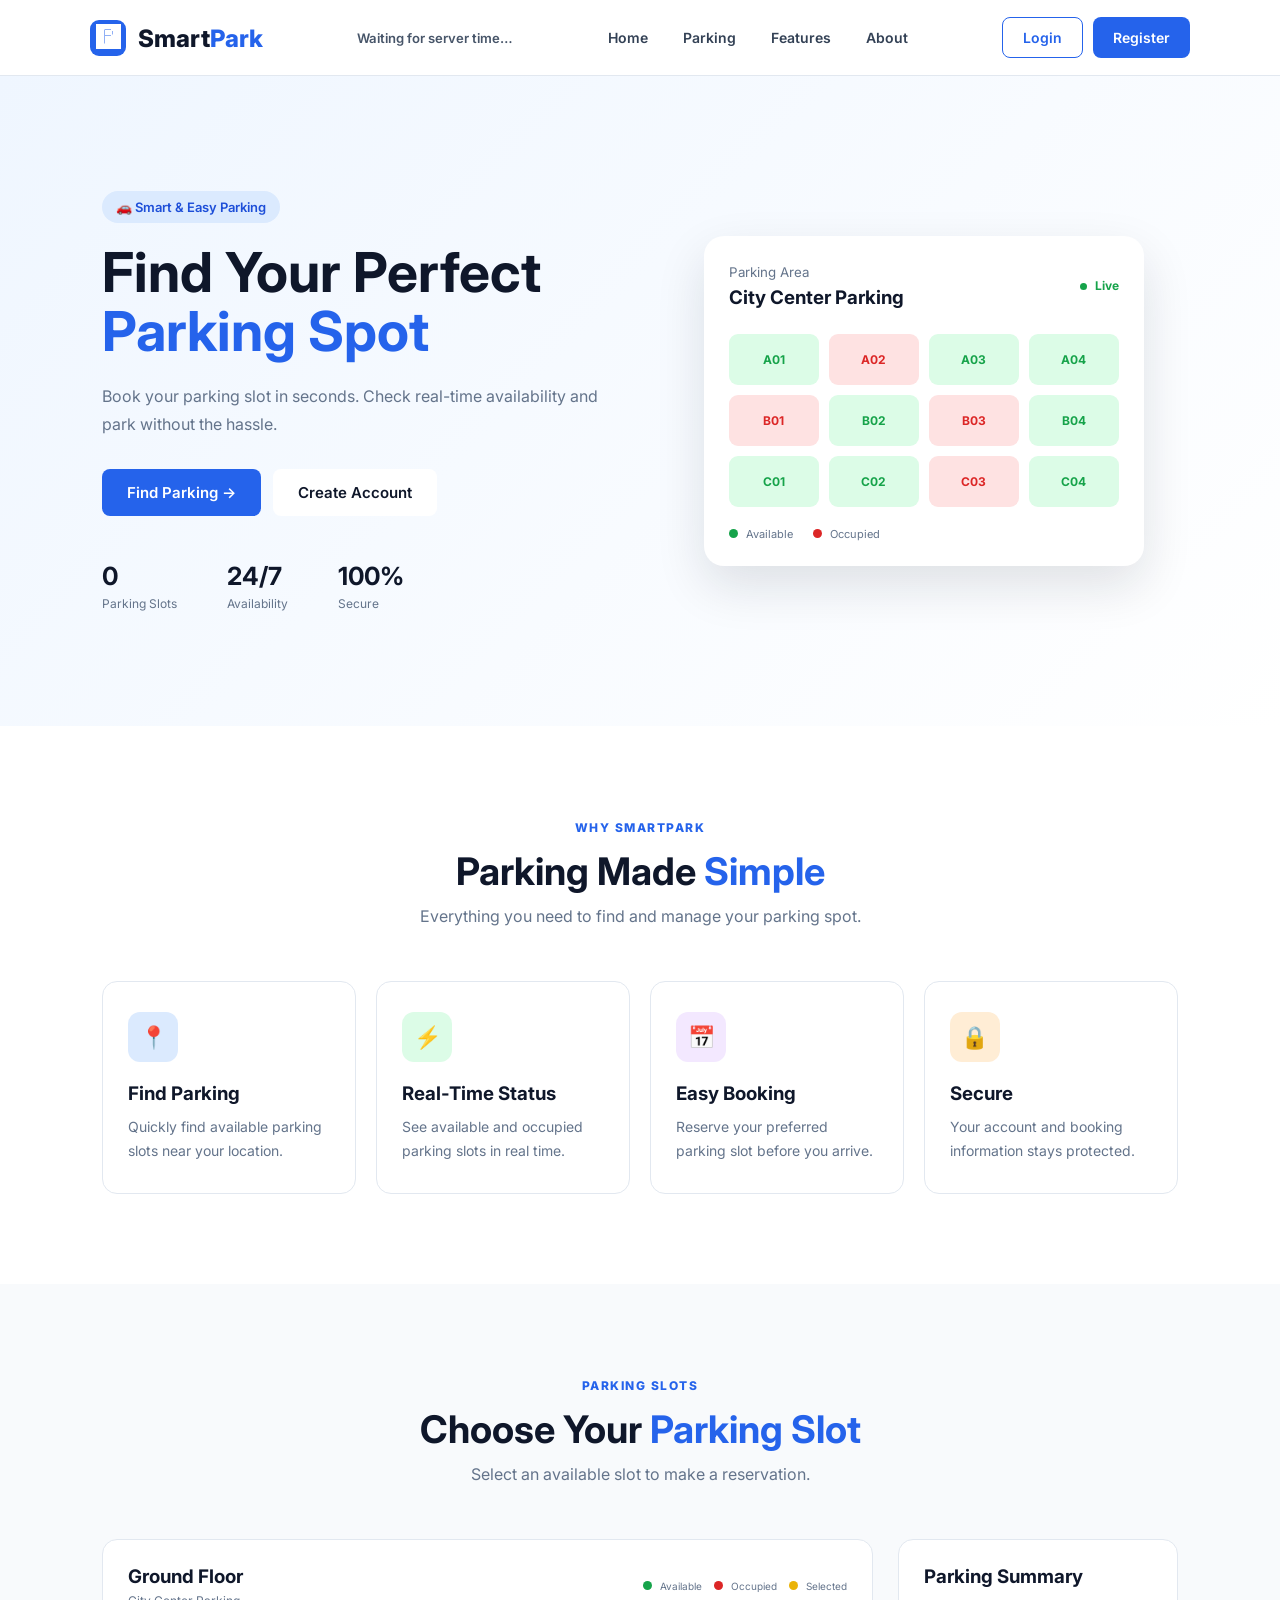
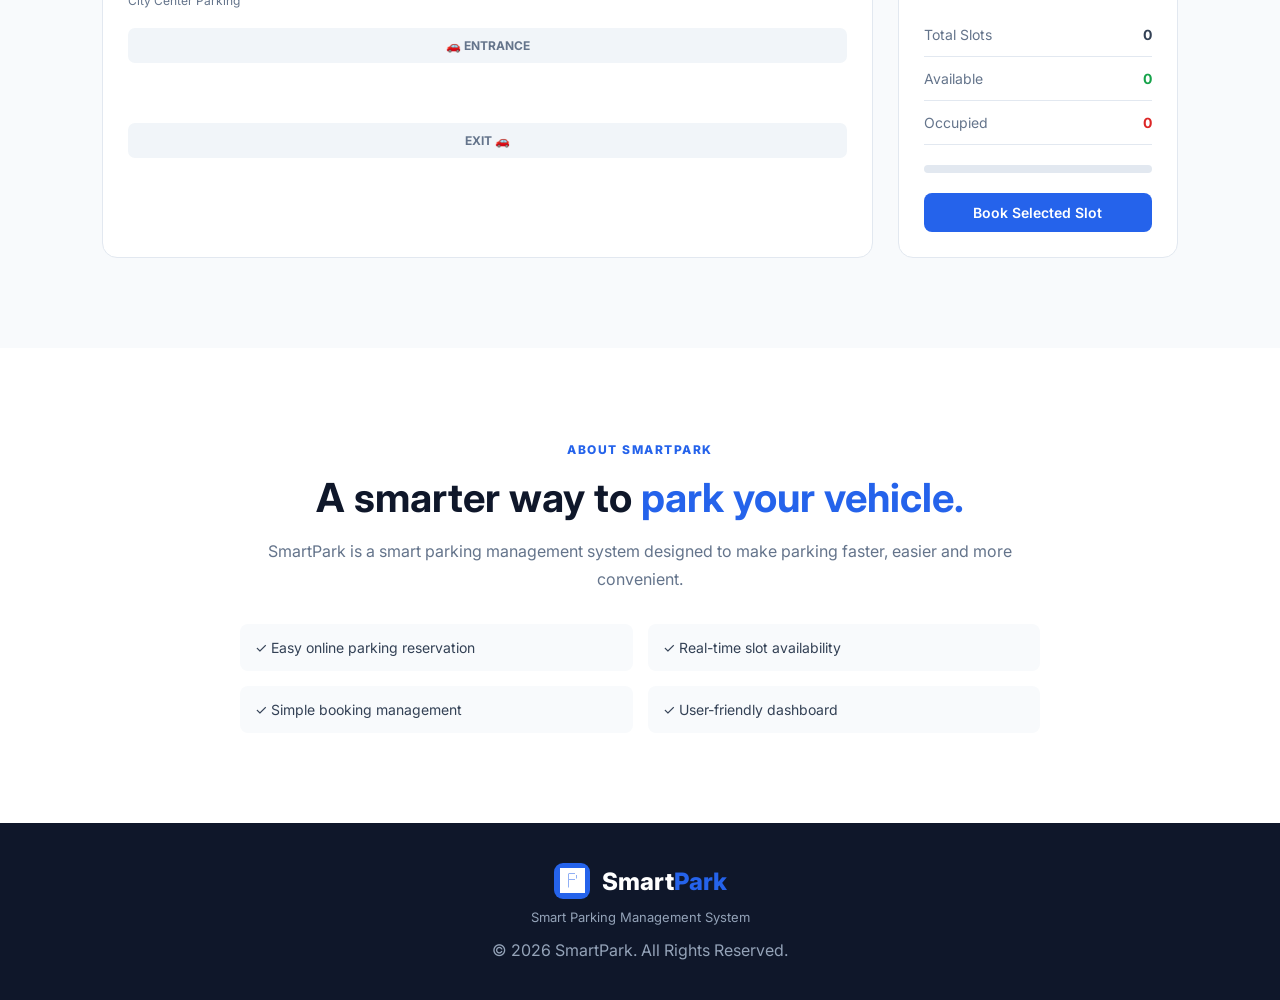
<file: index.html>
<!DOCTYPE html>
<html lang="en">
<head>
    <meta charset="UTF-8">
    <meta name="viewport" content="width=device-width, initial-scale=1.0">
    <title>SmartPark - Smart Parking System</title>

    <link rel="preconnect" href="https://fonts.googleapis.com">
    <link rel="preconnect" href="https://fonts.gstatic.com" crossorigin>
    <link href="https://fonts.googleapis.com/css2?family=Inter:wght@400;500;600;700;800&display=swap" rel="stylesheet">

    <link rel="stylesheet" href="style.css">
</head>

<body>

<!-- ================= NAVBAR ================= -->
<header class="navbar">

    <div class="logo">
        <span class="logo-icon">🅿</span>
        Smart<span>Park</span>
    </div>

    <div class="server-clock" id="serverClock" aria-live="off">Syncing server time…</div>

    <nav id="mainNav">
        <a href="#home" onclick="if(window.innerWidth<=768)toggleMenu()">Home</a>
        <a href="#parking" onclick="if(window.innerWidth<=768)toggleMenu()">Parking</a>
        <a href="#features" onclick="if(window.innerWidth<=768)toggleMenu()">Features</a>
        <a href="#about" onclick="if(window.innerWidth<=768)toggleMenu()">About</a>
        <div class="mobile-only-buttons" id="mobileNavButtons" style="display:none; flex-direction:column; gap:10px; margin-top:12px; padding-top:12px; border-top:1px solid #e2e8f0;"></div>
    </nav>

    <div class="nav-buttons" id="navButtons">

        <button
            class="btn btn-outline"
            onclick="openLogin()">
            Login
        </button>

        <button
            class="btn btn-primary"
            onclick="openRegister()">
            Register
        </button>

    </div>

    <button
        class="mobile-menu"
        onclick="toggleMenu()">
        ☰
    </button>

</header>

<!-- ================= HERO ================= -->
<section class="hero" id="home">

    <div class="hero-content">

        <div class="badge">
            🚗 Smart & Easy Parking
        </div>

        <h1>
            Find Your Perfect
            <span>Parking Spot</span>
        </h1>

        <p>
            Book your parking slot in seconds. Check real-time
            availability and park without the hassle.
        </p>

        <div class="hero-buttons">
            <button class="btn btn-primary btn-large"
                    onclick="scrollToParking()">
                Find Parking →
            </button>

            <button class="btn btn-white btn-large"
                    onclick="openRegister()">
                Create Account
            </button>
        </div>

        <div class="hero-stats">
            <div>
                <strong id="heroSlots">48</strong>
                <span>Parking Slots</span>
            </div>

            <div>
                <strong>24/7</strong>
                <span>Availability</span>
            </div>

            <div>
                <strong>100%</strong>
                <span>Secure</span>
            </div>
        </div>

    </div>

    <div class="hero-visual">

        <div class="parking-card">

            <div class="card-top">
                <div>
                    <small>Parking Area</small>
                    <h3>City Center Parking</h3>
                </div>

                <span class="live">
                    <i></i> Live
                </span>
            </div>

            <div class="mini-map">

                <div class="mini-slot available">A01</div>
                <div class="mini-slot occupied">A02</div>
                <div class="mini-slot available">A03</div>
                <div class="mini-slot available">A04</div>

                <div class="mini-slot occupied">B01</div>
                <div class="mini-slot available">B02</div>
                <div class="mini-slot occupied">B03</div>
                <div class="mini-slot available">B04</div>

                <div class="mini-slot available">C01</div>
                <div class="mini-slot available">C02</div>
                <div class="mini-slot occupied">C03</div>
                <div class="mini-slot available">C04</div>

            </div>

            <div class="map-footer">
                <span><i class="dot green"></i> Available</span>
                <span><i class="dot red"></i> Occupied</span>
            </div>

        </div>

    </div>

</section>


<!-- ================= FEATURES ================= -->
<section class="section" id="features">

    <div class="section-heading">
        <span class="section-label">WHY SMARTPARK</span>
        <h2>Parking Made <span>Simple</span></h2>
        <p>
            Everything you need to find and manage your parking spot.
        </p>
    </div>

    <div class="features-grid">

        <div class="feature-card">
            <div class="feature-icon blue">📍</div>
            <h3>Find Parking</h3>
            <p>
                Quickly find available parking slots near your location.
            </p>
        </div>

        <div class="feature-card">
            <div class="feature-icon green">⚡</div>
            <h3>Real-Time Status</h3>
            <p>
                See available and occupied parking slots in real time.
            </p>
        </div>

        <div class="feature-card">
            <div class="feature-icon purple">📅</div>
            <h3>Easy Booking</h3>
            <p>
                Reserve your preferred parking slot before you arrive.
            </p>
        </div>

        <div class="feature-card">
            <div class="feature-icon orange">🔒</div>
            <h3>Secure</h3>
            <p>
                Your account and booking information stays protected.
            </p>
        </div>

    </div>

</section>


<!-- ================= PARKING ================= -->
<section class="section parking-section" id="parking">

    <div class="section-heading">
        <span class="section-label">PARKING SLOTS</span>
        <h2>Choose Your <span>Parking Slot</span></h2>
        <p>Select an available slot to make a reservation.</p>
    </div>

    <div class="parking-layout">

        <div class="parking-area">

            <div class="parking-toolbar">
                <div>
                    <h3>Ground Floor</h3>
                    <p>City Center Parking</p>
                </div>

                <div class="legend">
                    <span><i class="dot green"></i> Available</span>
                    <span><i class="dot red"></i> Occupied</span>
                    <span><i class="dot yellow"></i> Selected</span>
                </div>
            </div>

            <div class="entrance">
                🚗 ENTRANCE
            </div>

            <div class="parking-grid" id="parkingGrid">
                <!-- JavaScript slots -->
            </div>

            <div class="exit">
                EXIT 🚗
            </div>

        </div>

        <aside class="availability-card">

            <h3>Parking Summary</h3>

            <div class="summary-item">
                <span>Total Slots</span>
                <strong id="totalSlots">20</strong>
            </div>

            <div class="summary-item">
                <span>Available</span>
                <strong class="green-text" id="availableSlots">12</strong>
            </div>

            <div class="summary-item">
                <span>Occupied</span>
                <strong class="red-text" id="occupiedSlots">8</strong>
            </div>

            <div class="progress">
                <div id="progressBar"></div>
            </div>

            <button class="btn btn-primary full-btn"
                    onclick="bookSelectedSlot()">
                Book Selected Slot
            </button>

        </aside>

    </div>

</section>


<!-- ================= ABOUT ================= -->
<section class="section about-section" id="about">

    <div class="about-content">

        <span class="section-label">ABOUT SMARTPARK</span>

        <h2>
            A smarter way to
            <span>park your vehicle.</span>
        </h2>

        <p>
            SmartPark is a smart parking management system designed
            to make parking faster, easier and more convenient.
        </p>

        <div class="about-points">
            <div>✓ Easy online parking reservation</div>
            <div>✓ Real-time slot availability</div>
            <div>✓ Simple booking management</div>
            <div>✓ User-friendly dashboard</div>
        </div>

    </div>

</section>


<!-- ================= FOOTER ================= -->
<footer>

    <div class="footer-content">

        <div class="logo">
            <span class="logo-icon">🅿</span>
            Smart<span>Park</span>
        </div>

        <p>
            Smart Parking Management System
        </p>

        <div>
            © 2026 SmartPark. All Rights Reserved.
        </div>

    </div>

</footer>


<!-- ================= LOGIN MODAL ================= -->
<div class="modal-overlay" id="loginModal">

    <div class="modal">

        <button class="close-btn" onclick="closeModal('loginModal')">
            ×
        </button>

        <div class="modal-icon">🔐</div>

        <h2>Welcome Back</h2>
        <p>Login to manage your parking bookings.</p>

        <form onsubmit="loginUser(event)">

            <label>Email</label>
            <input
                type="email"
                id="loginEmail"
                placeholder="Enter your email"
                required
            >

            <label>Password</label>

            <div class="password-field">
                <input
                    type="password"
                    id="loginPassword"
                    placeholder="Enter password"
                    required
                >

                <button type="button"
                        onclick="togglePassword('loginPassword')">
                    👁
                </button>
            </div>

            <button class="btn btn-primary full-btn">
                Login
            </button>

        </form>

        <p class="switch-text">
            Don't have an account?
            <button onclick="switchToRegister()">Register</button>
        </p>

        <div class="login-note">
            Live accounts are stored securely on the shared server. Use Register to create an account.
        </div>

    </div>

</div>


<!-- ================= REGISTER MODAL ================= -->
<div class="modal-overlay" id="registerModal">

    <div class="modal">

        <button class="close-btn"
                onclick="closeModal('registerModal')">
            ×
        </button>

        <div class="modal-icon">👤</div>

        <h2>Create Account</h2>
        <p>Register to book your parking slot.</p>

        <form onsubmit="registerUser(event)">

            <label>Full Name</label>
            <input
                type="text"
                id="registerName"
                placeholder="Enter your name"
                required
            >

            <label>Email</label>
            <input
                type="email"
                id="registerEmail"
                placeholder="Enter your email"
                required
            >

            <label>Password</label>
            <input
                type="password"
                id="registerPassword"
                placeholder="Create password"
                required
            >

            <label>Vehicle Number</label>
            <input
                type="text"
                id="registerVehicle"
                placeholder="e.g. BR01AB1234"
                required
            >

            <button class="btn btn-primary full-btn">
                Create Account
            </button>

        </form>

        <p class="switch-text">
            Already have an account?
            <button onclick="switchToLogin()">Login</button>
        </p>

    </div>

</div>


<!-- ================= BOOKING MODAL ================= -->
<div class="modal-overlay" id="bookingModal">

    <div class="modal">

        <button class="close-btn"
                onclick="closeModal('bookingModal')">
            ×
        </button>

        <div class="modal-icon">🅿️</div>

        <h2>Book Parking Slot</h2>

        <p>
            Selected Slot:
            <strong id="selectedSlotText">A01</strong>
        </p>

        <form onsubmit="confirmBooking(event)">

            <label>Vehicle Number</label>

            <input
                type="text"
                id="bookingVehicle"
                placeholder="e.g. BR01AB1234"
                required
            >

            <label>Date</label>

            <input
                type="date"
                id="bookingDate"
                required
            >

            <label>Parking Duration</label>

            <select id="bookingDuration">

                <option value="1">1 Hour - ₹20</option>
                <option value="2">2 Hours - ₹40</option>
                <option value="3">3 Hours - ₹60</option>
                <option value="4">4 Hours - ₹80</option>
                <option value="5">5 Hours - ₹100</option>

            </select>

            <div class="price-box">
                <span>Total Amount</span>
                <strong id="bookingPrice">₹20</strong>
            </div>

            <button class="btn btn-primary full-btn">
                Confirm Booking
            </button>

        </form>

    </div>

</div>


<!-- ================= DASHBOARD MODAL ================= -->
<div class="modal-overlay" id="dashboardModal">

    <div class="modal dashboard-modal">

        <button class="close-btn"
                onclick="closeModal('dashboardModal')">
            ×
        </button>

        <div class="dashboard-header">
            <div class="avatar" id="dashboardAvatar">U</div>

            <div>
                <h2 id="dashboardName">User</h2>
                <p id="dashboardEmail">user@email.com</p>
            </div>
        </div>

        <div class="dashboard-stats">

            <div>
                <strong id="myBookingCount">0</strong>
                <span>Bookings</span>
            </div>

            <div>
                <strong id="myActiveCount">0</strong>
                <span>Active</span>
            </div>

            <div>
                <strong id="mySpent">₹0</strong>
                <span>Total Spent</span>
            </div>

        </div>

        <h3 class="booking-title">My Bookings</h3>

        <div id="myBookings">
            <p class="empty-state">
                No bookings yet.
            </p>
        </div>

        <button class="btn btn-outline full-btn"
                onclick="logoutUser()">
            Logout
        </button>

    </div>

</div>
<!-- ================= ADMIN DASHBOARD ================= -->
<div class="modal-overlay" id="adminDashboardModal">

    <div class="modal dashboard-modal admin-dashboard-modal">

        <button class="close-btn"
                onclick="closeModal('adminDashboardModal')">
            ×
        </button>

        <div class="dashboard-header">

            <div class="avatar">
                A
            </div>

            <div>
                <h2>Admin Dashboard</h2>
                <p>SmartPark Management Panel</p>
            </div>

        </div>


        <!-- ADMIN STATS -->

        <div class="dashboard-stats">

            <div>
                <strong id="adminTotalSlots">0</strong>
                <span>Total Slots</span>
            </div>

            <div>
                <strong id="adminAvailableSlots">0</strong>
                <span>Available</span>
            </div>

            <div>
                <strong id="adminOccupiedSlots">0</strong>
                <span>Occupied</span>
            </div>

            <div>
                <strong id="adminTotalBookings">0</strong>
                <span>Bookings</span>
            </div>

        </div>


        <!-- SLOT MANAGEMENT -->

        <h3 class="booking-title">
            🅿️ Parking Slot Management
        </h3>

        <div id="adminSlotsList">

            <p class="empty-state">
                Loading parking slots...
            </p>

        </div>


        <!-- BOOKINGS -->

        <h3 class="booking-title">
            📋 Booking Management
        </h3>

        <div id="adminBookingsList">

            <p class="empty-state">
                Loading bookings...
            </p>

        </div>


        <button
            class="btn btn-outline full-btn"
            onclick="logoutUser()">

            Logout

        </button>

    </div>

</div>


<!-- ================= TOAST ================= -->
<div class="toast" id="toast">
    <span id="toastIcon">✓</span>
    <span id="toastMessage">Success</span>
</div>


<script src="config.js"></script>
<script src="script.js"></script>

</body>
</html>
</file>
<file: style.css>
﻿* {
    margin: 0;
    padding: 0;
    box-sizing: border-box;
}

:root {
    --primary: #2563eb;
    --primary-dark: #1d4ed8;
    --dark: #0f172a;
    --text: #334155;
    --muted: #64748b;
    --light: #f8fafc;
    --border: #e2e8f0;
    --green: #16a34a;
    --red: #dc2626;
    --yellow: #eab308;
}

html {
    scroll-behavior: smooth;
}

body {
    font-family: "Inter", sans-serif;
    background: #ffffff;
    color: var(--text);
}

button,
input,
select {
    font-family: inherit;
}

button {
    cursor: pointer;
}

/* ================= NAVBAR ================= */

.navbar {
    height: 76px;
    padding: 0 7%;
    display: flex;
    align-items: center;
    justify-content: space-between;
    background: white;
    border-bottom: 1px solid var(--border);
    position: sticky;
    top: 0;
    z-index: 1000;
}

.server-clock {
    color: #475569;
    font-size: 0.82rem;
    font-weight: 600;
    white-space: nowrap;
}

.login-note {
    margin-top: 16px;
    padding: 12px;
    border: 1px solid #e2e8f0;
    border-radius: 10px;
    background: #f1f5f9;
    color: #475569;
    font-size: 12px;
    line-height: 1.6;
}

.logo {
    font-size: 24px;
    font-weight: 800;
    color: var(--dark);
}

.logo span:last-child {
    color: var(--primary);
}

.logo-icon {
    display: inline-flex;
    width: 36px;
    height: 36px;
    background: var(--primary);
    color: white;
    align-items: center;
    justify-content: center;
    border-radius: 9px;
    margin-right: 7px;
}

nav {
    display: flex;
    gap: 35px;
}

nav a {
    text-decoration: none;
    color: var(--text);
    font-size: 14px;
    font-weight: 600;
}

nav a:hover {
    color: var(--primary);
}

.nav-buttons {
    display: flex;
    gap: 10px;
}

.btn {
    border: none;
    padding: 11px 20px;
    border-radius: 8px;
    font-weight: 600;
    font-size: 14px;
    transition: 0.2s;
}

.btn-primary {
    background: var(--primary);
    color: white;
}

.btn-primary:hover {
    background: var(--primary-dark);
    transform: translateY(-1px);
}

.btn-outline {
    background: white;
    color: var(--primary);
    border: 1px solid var(--primary);
}

.btn-outline:hover {
    background: #eff6ff;
}

.btn-white {
    background: white;
    color: var(--dark);
}

.btn-large {
    padding: 14px 25px;
    font-size: 15px;
}

.mobile-menu {
    display: none;
    border: none;
    background: none;
    font-size: 25px;
}


/* ================= HERO ================= */

.hero {
    min-height: 650px;
    padding: 80px 8%;
    background: linear-gradient(135deg, #eff6ff, #ffffff);
    display: grid;
    grid-template-columns: 1fr 1fr;
    align-items: center;
    gap: 60px;
}

.badge {
    display: inline-block;
    padding: 8px 14px;
    background: #dbeafe;
    color: #1d4ed8;
    border-radius: 30px;
    font-size: 13px;
    font-weight: 600;
    margin-bottom: 20px;
}

.hero h1 {
    font-size: 55px;
    line-height: 1.08;
    color: var(--dark);
    margin-bottom: 20px;
}

.hero h1 span,
.section-heading h2 span,
.about-content h2 span {
    color: var(--primary);
}

.hero p {
    max-width: 570px;
    color: var(--muted);
    line-height: 1.8;
    font-size: 16px;
}

.hero-buttons {
    display: flex;
    gap: 12px;
    margin-top: 30px;
}

.hero-stats {
    display: flex;
    gap: 50px;
    margin-top: 45px;
}

.hero-stats div {
    display: flex;
    flex-direction: column;
    gap: 5px;
}

.hero-stats strong {
    font-size: 25px;
    color: var(--dark);
}

.hero-stats span {
    color: var(--muted);
    font-size: 12px;
}

.hero-visual {
    display: flex;
    justify-content: center;
}

.parking-card {
    width: 440px;
    padding: 25px;
    background: white;
    border-radius: 20px;
    box-shadow: 0 20px 50px rgba(15, 23, 42, 0.12);
}

.card-top {
    display: flex;
    justify-content: space-between;
    align-items: center;
}

.card-top small {
    color: var(--muted);
}

.card-top h3 {
    margin-top: 5px;
    color: var(--dark);
}

.live {
    color: var(--green);
    font-size: 12px;
    font-weight: 700;
}

.live i {
    display: inline-block;
    width: 7px;
    height: 7px;
    background: var(--green);
    border-radius: 50%;
    margin-right: 5px;
}

.mini-map {
    margin-top: 25px;
    display: grid;
    grid-template-columns: repeat(4, 1fr);
    gap: 10px;
}

.mini-slot {
    padding: 18px 5px;
    text-align: center;
    border-radius: 9px;
    font-size: 12px;
    font-weight: 700;
}

.mini-slot.available {
    background: #dcfce7;
    color: var(--green);
}

.mini-slot.occupied {
    background: #fee2e2;
    color: var(--red);
}

.map-footer {
    margin-top: 20px;
    display: flex;
    gap: 20px;
    font-size: 11px;
    color: var(--muted);
}

.dot {
    display: inline-block;
    width: 9px;
    height: 9px;
    border-radius: 50%;
    margin-right: 5px;
}

.dot.green {
    background: var(--green);
}

.dot.red {
    background: var(--red);
}

.dot.yellow {
    background: var(--yellow);
}


/* ================= COMMON SECTION ================= */

.section {
    padding: 90px 8%;
}

.section-heading {
    text-align: center;
    margin-bottom: 55px;
}

.section-label {
    color: var(--primary);
    font-size: 12px;
    font-weight: 800;
    letter-spacing: 1.5px;
}

.section-heading h2 {
    font-size: 38px;
    color: var(--dark);
    margin: 12px 0;
}

.section-heading p {
    color: var(--muted);
}


/* ================= FEATURES ================= */

.features-grid {
    display: grid;
    grid-template-columns: repeat(4, 1fr);
    gap: 20px;
}

.feature-card {
    padding: 30px 25px;
    border: 1px solid var(--border);
    border-radius: 15px;
    transition: 0.25s;
}

.feature-card:hover {
    transform: translateY(-5px);
    box-shadow: 0 15px 35px rgba(15, 23, 42, 0.08);
}

.feature-icon {
    width: 50px;
    height: 50px;
    border-radius: 12px;
    display: flex;
    align-items: center;
    justify-content: center;
    font-size: 22px;
    margin-bottom: 20px;
}

.feature-icon.blue {
    background: #dbeafe;
}

.feature-icon.green {
    background: #dcfce7;
}

.feature-icon.purple {
    background: #f3e8ff;
}

.feature-icon.orange {
    background: #ffedd5;
}

.feature-card h3 {
    color: var(--dark);
    margin-bottom: 10px;
}

.feature-card p {
    color: var(--muted);
    font-size: 14px;
    line-height: 1.7;
}


/* ================= PARKING ================= */

.parking-section {
    background: #f8fafc;
}

.parking-layout {
    max-width: 1100px;
    margin: auto;
    display: grid;
    grid-template-columns: 1fr 280px;
    gap: 25px;
}

.parking-area {
    background: white;
    border: 1px solid var(--border);
    border-radius: 15px;
    padding: 25px;
}

.parking-toolbar {
    display: flex;
    justify-content: space-between;
    align-items: center;
}

.parking-toolbar h3 {
    color: var(--dark);
}

.parking-toolbar p {
    color: var(--muted);
    font-size: 12px;
    margin-top: 5px;
}

.legend {
    display: flex;
    gap: 12px;
    font-size: 10px;
    color: var(--muted);
}

.entrance,
.exit {
    margin: 20px auto;
    text-align: center;
    padding: 10px;
    background: #f1f5f9;
    border-radius: 7px;
    font-size: 12px;
    font-weight: 700;
    color: var(--muted);
}

.parking-grid {
    display: grid;
    grid-template-columns: repeat(4, 1fr);
    gap: 15px;
    padding: 10px 20px;
}

.parking-slot {
    height: 90px;
    border-radius: 10px;
    border: 2px solid;
    display: flex;
    flex-direction: column;
    justify-content: center;
    align-items: center;
    font-weight: 700;
    transition: 0.2s;
    background: white;
}

.parking-slot span {
    font-size: 10px;
    margin-top: 5px;
    font-weight: 500;
}

.parking-slot.available {
    border-color: #86efac;
    background: #f0fdf4;
    color: var(--green);
}

.parking-slot.available:hover {
    background: #dcfce7;
    transform: scale(1.03);
}

.parking-slot.occupied {
    border-color: #fca5a5;
    background: #fef2f2;
    color: var(--red);
    cursor: not-allowed;
}

.parking-slot.selected {
    border-color: var(--yellow);
    background: #fefce8;
    color: #a16207;
    box-shadow: 0 0 0 3px #fef08a;
}

.availability-card {
    background: white;
    border: 1px solid var(--border);
    border-radius: 15px;
    padding: 25px;
    height: fit-content;
}

.availability-card h3 {
    color: var(--dark);
    margin-bottom: 25px;
}

.summary-item {
    display: flex;
    justify-content: space-between;
    padding: 13px 0;
    border-bottom: 1px solid var(--border);
    font-size: 14px;
}

.summary-item span {
    color: var(--muted);
}

.green-text {
    color: var(--green) !important;
}

.red-text {
    color: var(--red) !important;
}

.progress {
    height: 8px;
    background: #e2e8f0;
    border-radius: 10px;
    margin: 20px 0;
    overflow: hidden;
}

.progress div {
    height: 100%;
    background: var(--primary);
    width: 40%;
    border-radius: 10px;
}

.full-btn {
    width: 100%;
}


/* ================= ABOUT ================= */

.about-section {
    background: white;
}

.about-content {
    max-width: 800px;
    margin: auto;
    text-align: center;
}

.about-content h2 {
    font-size: 40px;
    color: var(--dark);
    margin: 15px 0;
}

.about-content > p {
    color: var(--muted);
    line-height: 1.8;
}

.about-points {
    margin-top: 30px;
    display: grid;
    grid-template-columns: 1fr 1fr;
    gap: 15px;
    text-align: left;
}

.about-points div {
    background: #f8fafc;
    padding: 15px;
    border-radius: 8px;
    font-size: 14px;
}


/* ================= FOOTER ================= */

footer {
    background: var(--dark);
    color: #94a3b8;
    padding: 40px 8%;
}

.footer-content {
    text-align: center;
}

.footer-content .logo {
    color: white;
    margin-bottom: 10px;
}

.footer-content p {
    margin-bottom: 15px;
    font-size: 13px;
}


/* ================= MODALS ================= */

.modal-overlay {
    position: fixed;
    inset: 0;
    background: rgba(15, 23, 42, 0.6);
    backdrop-filter: blur(5px);
    display: none;
    align-items: center;
    justify-content: center;
    z-index: 2000;
    padding: 20px;
}

.modal-overlay.active {
    display: flex;
}

.modal {
    background: white;
    width: 420px;
    max-width: 100%;
    max-height: 90vh;
    overflow-y: auto;
    border-radius: 18px;
    padding: 30px;
    position: relative;
    box-shadow: 0 30px 80px rgba(0,0,0,0.2);
}

.close-btn {
    position: absolute;
    right: 20px;
    top: 15px;
    border: none;
    background: none;
    font-size: 25px;
    color: var(--muted);
}

.modal-icon {
    width: 55px;
    height: 55px;
    background: #dbeafe;
    display: flex;
    align-items: center;
    justify-content: center;
    border-radius: 13px;
    font-size: 24px;
    margin-bottom: 15px;
}

.modal h2 {
    color: var(--dark);
}

.modal > p {
    color: var(--muted);
    font-size: 13px;
    margin: 7px 0 25px;
}

.modal form {
    display: flex;
    flex-direction: column;
    gap: 9px;
}

.modal label {
    font-size: 12px;
    font-weight: 600;
    color: var(--dark);
    margin-top: 6px;
}

.modal input,
.modal select {
    width: 100%;
    padding: 12px 13px;
    border: 1px solid var(--border);
    border-radius: 8px;
    outline: none;
    font-size: 13px;
}

.modal input:focus,
.modal select:focus {
    border-color: var(--primary);
    box-shadow: 0 0 0 3px #dbeafe;
}

.password-field {
    position: relative;
}

.password-field input {
    padding-right: 45px;
}

.password-field button {
    position: absolute;
    right: 10px;
    top: 8px;
    border: none;
    background: none;
}

.switch-text {
    text-align: center;
    margin-top: 20px !important;
    margin-bottom: 0 !important;
}

.switch-text button {
    border: none;
    background: none;
    color: var(--primary);
    font-weight: 700;
}

.price-box {
    display: flex;
    justify-content: space-between;
    padding: 15px;
    margin: 8px 0;
    background: #f8fafc;
    border-radius: 8px;
}

.price-box strong {
    color: var(--primary);
}


/* ================= DASHBOARD ================= */

.dashboard-modal {
    width: 600px;
}

.dashboard-header {
    display: flex;
    gap: 15px;
    align-items: center;
    margin-bottom: 25px;
}

.avatar {
    width: 55px;
    height: 55px;
    border-radius: 50%;
    background: var(--primary);
    color: white;
    display: flex;
    justify-content: center;
    align-items: center;
    font-size: 22px;
    font-weight: 800;
}

.dashboard-header h2 {
    margin: 0;
}

.dashboard-header p {
    margin: 5px 0 0;
    color: var(--muted);
    font-size: 12px;
}

.dashboard-stats {
    display: grid;
    grid-template-columns: repeat(3, 1fr);
    gap: 12px;
    margin-bottom: 25px;
}

.dashboard-stats div {
    padding: 18px;
    background: #f8fafc;
    border-radius: 10px;
    text-align: center;
}

.dashboard-stats strong,
.dashboard-stats span {
    display: block;
}

.dashboard-stats strong {
    font-size: 22px;
    color: var(--primary);
}

.dashboard-stats span {
    margin-top: 5px;
    font-size: 11px;
    color: var(--muted);
}

.booking-title {
    margin-bottom: 12px;
}

.booking-item {
    border: 1px solid var(--border);
    border-radius: 10px;
    padding: 15px;
    margin-bottom: 10px;
}

.booking-item-top {
    display: flex;
    justify-content: space-between;
}

.booking-item h4 {
    color: var(--dark);
}

.booking-item p {
    margin-top: 5px;
    font-size: 12px;
    color: var(--muted);
}

.status {
    font-size: 10px;
    padding: 5px 8px;
    border-radius: 20px;
    font-weight: 700;
}

.status.active {
    background: #dcfce7;
    color: var(--green);
}

.status.cancelled {
    background: #fee2e2;
    color: var(--red);
}

.empty-state {
    text-align: center;
    color: var(--muted);
    padding: 20px;
}


/* ================= TOAST ================= */

.toast {
    position: fixed;
    right: 25px;
    bottom: 25px;
    background: var(--dark);
    color: white;
    padding: 14px 20px;
    border-radius: 9px;
    display: flex;
    gap: 10px;
    align-items: center;
    transform: translateY(100px);
    opacity: 0;
    transition: 0.3s;
    z-index: 5000;
    font-size: 13px;
}

.toast.show {
    transform: translateY(0);
    opacity: 1;
}


/* ================= RESPONSIVE ================= */

@media (max-width: 900px) {

    .hero {
        grid-template-columns: 1fr;
        text-align: center;
    }

    .hero p {
        margin: auto;
    }

    .hero-buttons,
    .hero-stats {
        justify-content: center;
    }

    .features-grid {
        grid-template-columns: 1fr 1fr;
    }

    .parking-layout {
        grid-template-columns: 1fr;
    }
}

@media (max-width: 650px) {

    .navbar {
        padding: 0 5%;
    }

    nav,
    .nav-buttons {
        display: none;
    }

    .mobile-menu {
        display: block;
    }

    nav.mobile-open {
        display: flex;
        position: absolute;
        top: 76px;
        left: 0;
        right: 0;
        background: white;
        flex-direction: column;
        padding: 20px;
        border-bottom: 1px solid var(--border);
    }

    .hero {
        padding: 60px 5%;
    }

    .hero h1 {
        font-size: 40px;
    }

    .hero-stats {
        gap: 25px;
    }

    .parking-card {
        width: 100%;
    }

    .features-grid {
        grid-template-columns: 1fr;
    }

    .section {
        padding: 65px 5%;
    }

    .section-heading h2 {
        font-size: 30px;
    }

    .parking-grid {
        grid-template-columns: repeat(2, 1fr);
    }

    .parking-toolbar {
        flex-direction: column;
        align-items: flex-start;
        gap: 15px;
    }

    .about-points {
        grid-template-columns: 1fr;
    }

    .dashboard-stats {
        grid-template-columns: 1fr 1fr 1fr;
    }
}
/* ================= MY BOOKINGS ACTIONS ================= */

.booking-card {
    background: #ffffff;
    border: 1px solid #e5e7eb;
    border-radius: 16px;
    padding: 20px;
    margin-bottom: 16px;
    box-shadow: 0 4px 12px rgba(0,0,0,0.06);
}

.booking-card-header {
    display: flex;
    justify-content: space-between;
    align-items: center;
    gap: 15px;
    margin-bottom: 16px;
}

.booking-card-header h4 {
    margin: 0 0 5px;
    font-size: 18px;
}

.booking-card-header span {
    font-size: 13px;
    color: #777;
}

.booking-status {
    padding: 6px 12px;
    border-radius: 20px;
    font-size: 12px !important;
    font-weight: 600;
}

.booking-status.active {
    background: #e8f7ee;
    color: #16803c;
}

.booking-status.parked {
    background: #e8f1ff;
    color: #2563eb;
}

.booking-status.completed {
    background: #eee;
    color: #555;
}

.booking-status.cancelled {
    background: #fdecec;
    color: #d64545;
}

.booking-details,
.booking-status-info {
    display: grid;
    grid-template-columns: repeat(4, 1fr);
    gap: 12px;
    margin-bottom: 16px;
}

.booking-status-info {
    grid-template-columns: repeat(3, 1fr);
    padding-top: 14px;
    border-top: 1px solid #eee;
}

.booking-details div,
.booking-status-info div {
    display: flex;
    flex-direction: column;
    gap: 4px;
}

.booking-details small,
.booking-status-info small {
    color: #888;
    font-size: 12px;
}

.booking-details strong,
.booking-status-info strong {
    color: #333;
    font-size: 14px;
    word-break: break-word;
}

.booking-actions {
    display: flex;
    flex-wrap: wrap;
    gap: 10px;
    padding-top: 15px;
    border-top: 1px solid #eee;
}

.booking-actions .btn {
    padding: 9px 15px;
    border-radius: 8px;
    cursor: pointer;
}

@media (max-width: 700px) {

    .booking-details,
    .booking-status-info {
        grid-template-columns: 1fr 1fr;
    }

    .booking-actions {
        flex-direction: column;
    }

    .booking-actions .btn {
        width: 100%;
    }
}
@media (max-width: 768px) {
    .server-clock {
        font-size: 0.7rem;
    }
    nav.mobile-open #mobileNavButtons {
        display: flex !important;
    }
}
/* ================= ADMIN CONTROLS ================= */

.admin-dashboard-modal {
    width: 860px !important;
    max-width: 96vw !important;
}

.admin-top-bar {
    background: #0f172a;
    color: #f8fafc;
    padding: 10px 7%;
    display: flex;
    align-items: center;
    justify-content: space-between;
    font-size: 13px;
    border-bottom: 2px solid #eab308;
    position: sticky;
    top: 76px;
    z-index: 999;
    flex-wrap: wrap;
    gap: 10px;
}

.admin-top-bar .admin-badge-label {
    display: inline-flex;
    align-items: center;
    gap: 8px;
    font-weight: 700;
    color: #fde047;
}

.admin-top-bar .admin-actions {
    display: flex;
    gap: 8px;
    flex-wrap: wrap;
}

.admin-pill-btn {
    background: #1e293b;
    color: #f8fafc;
    border: 1px solid #334155;
    padding: 6px 14px;
    border-radius: 6px;
    font-size: 12px;
    font-weight: 600;
    cursor: pointer;
    display: inline-flex;
    align-items: center;
    gap: 6px;
    transition: 0.2s;
}

.admin-pill-btn:hover {
    background: #eab308;
    color: #0f172a;
    border-color: #eab308;
}

.admin-pill-btn.primary {
    background: #2563eb;
    border-color: #3b82f6;
}

.admin-pill-btn.primary:hover {
    background: #1d4ed8;
    color: white;
}

.admin-pill-btn.danger {
    background: #dc2626;
    border-color: #ef4444;
}

.admin-pill-btn.danger:hover {
    background: #b91c1c;
    color: white;
}

.admin-tab-nav {
    display: flex;
    gap: 8px;
    border-bottom: 2px solid var(--border);
    margin-bottom: 20px;
    padding-bottom: 8px;
    overflow-x: auto;
}

.admin-tab-btn {
    background: #f1f5f9;
    border: 1px solid #e2e8f0;
    padding: 9px 16px;
    border-radius: 8px;
    font-weight: 600;
    font-size: 13px;
    color: var(--text);
    cursor: pointer;
    transition: 0.2s;
    white-space: nowrap;
}

.admin-tab-btn.active {
    background: var(--primary);
    color: white;
    border-color: var(--primary);
}

.admin-card-box {
    background: #f8fafc;
    border: 1px solid var(--border);
    border-radius: 12px;
    padding: 20px;
    margin-bottom: 20px;
}

.admin-card-box h4 {
    margin-bottom: 12px;
    color: var(--dark);
    display: flex;
    align-items: center;
    gap: 8px;
}

.admin-form-grid {
    display: grid;
    grid-template-columns: repeat(auto-fit, minmax(180px, 1fr));
    gap: 12px;
    margin-bottom: 15px;
}

.admin-form-grid label {
    font-size: 11px;
    font-weight: 700;
    color: var(--text);
    margin-bottom: 4px;
    display: block;
}

.admin-form-grid input,
.admin-form-grid select {
    width: 100%;
    padding: 10px;
    border: 1px solid var(--border);
    border-radius: 7px;
    font-size: 13px;
    outline: none;
    background: white;
}

.admin-form-grid input:focus,
.admin-form-grid select:focus {
    border-color: var(--primary);
}

.btn-success {
    background: #16a34a;
    color: white;
}
.btn-success:hover {
    background: #15803d;
}

.btn-danger {
    background: #dc2626;
    color: white;
}
.btn-danger:hover {
    background: #b91c1c;
}

.admin-filter-bar {
    display: flex;
    gap: 10px;
    margin-bottom: 16px;
    flex-wrap: wrap;
}

.admin-filter-bar input {
    flex: 1;
    min-width: 220px;
    padding: 10px 14px;
    border: 1px solid var(--border);
    border-radius: 8px;
    font-size: 13px;
}

.admin-filter-bar select {
    padding: 10px 14px;
    border: 1px solid var(--border);
    border-radius: 8px;
    font-size: 13px;
    background: white;
}

.live-parked-table {
    width: 100%;
    border-collapse: collapse;
    margin-top: 10px;
}

.live-parked-table th,
.live-parked-table td {
    padding: 12px;
    text-align: left;
    border-bottom: 1px solid var(--border);
    font-size: 13px;
}

.live-parked-table th {
    background: #f1f5f9;
    color: var(--muted);
    font-weight: 700;
}

.live-parked-table tr:hover {
    background: #f8fafc;
}
</file>
